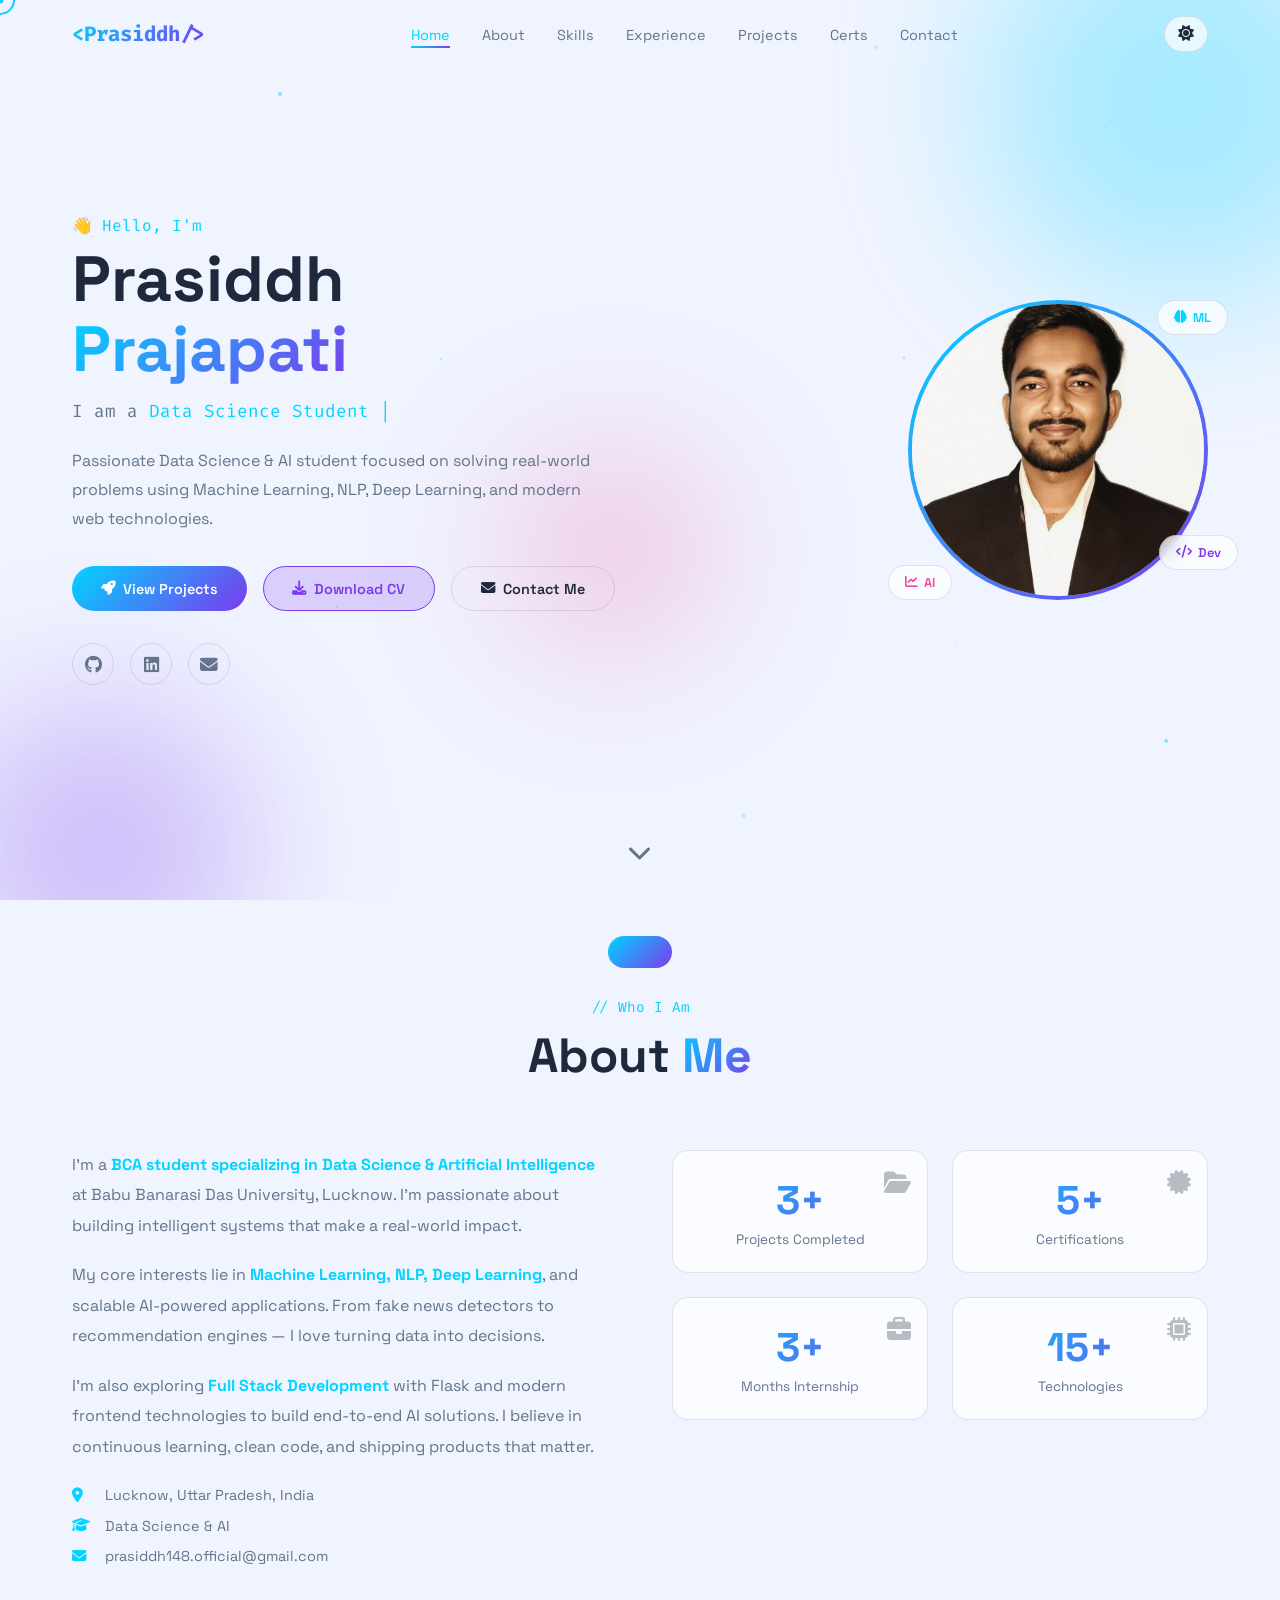
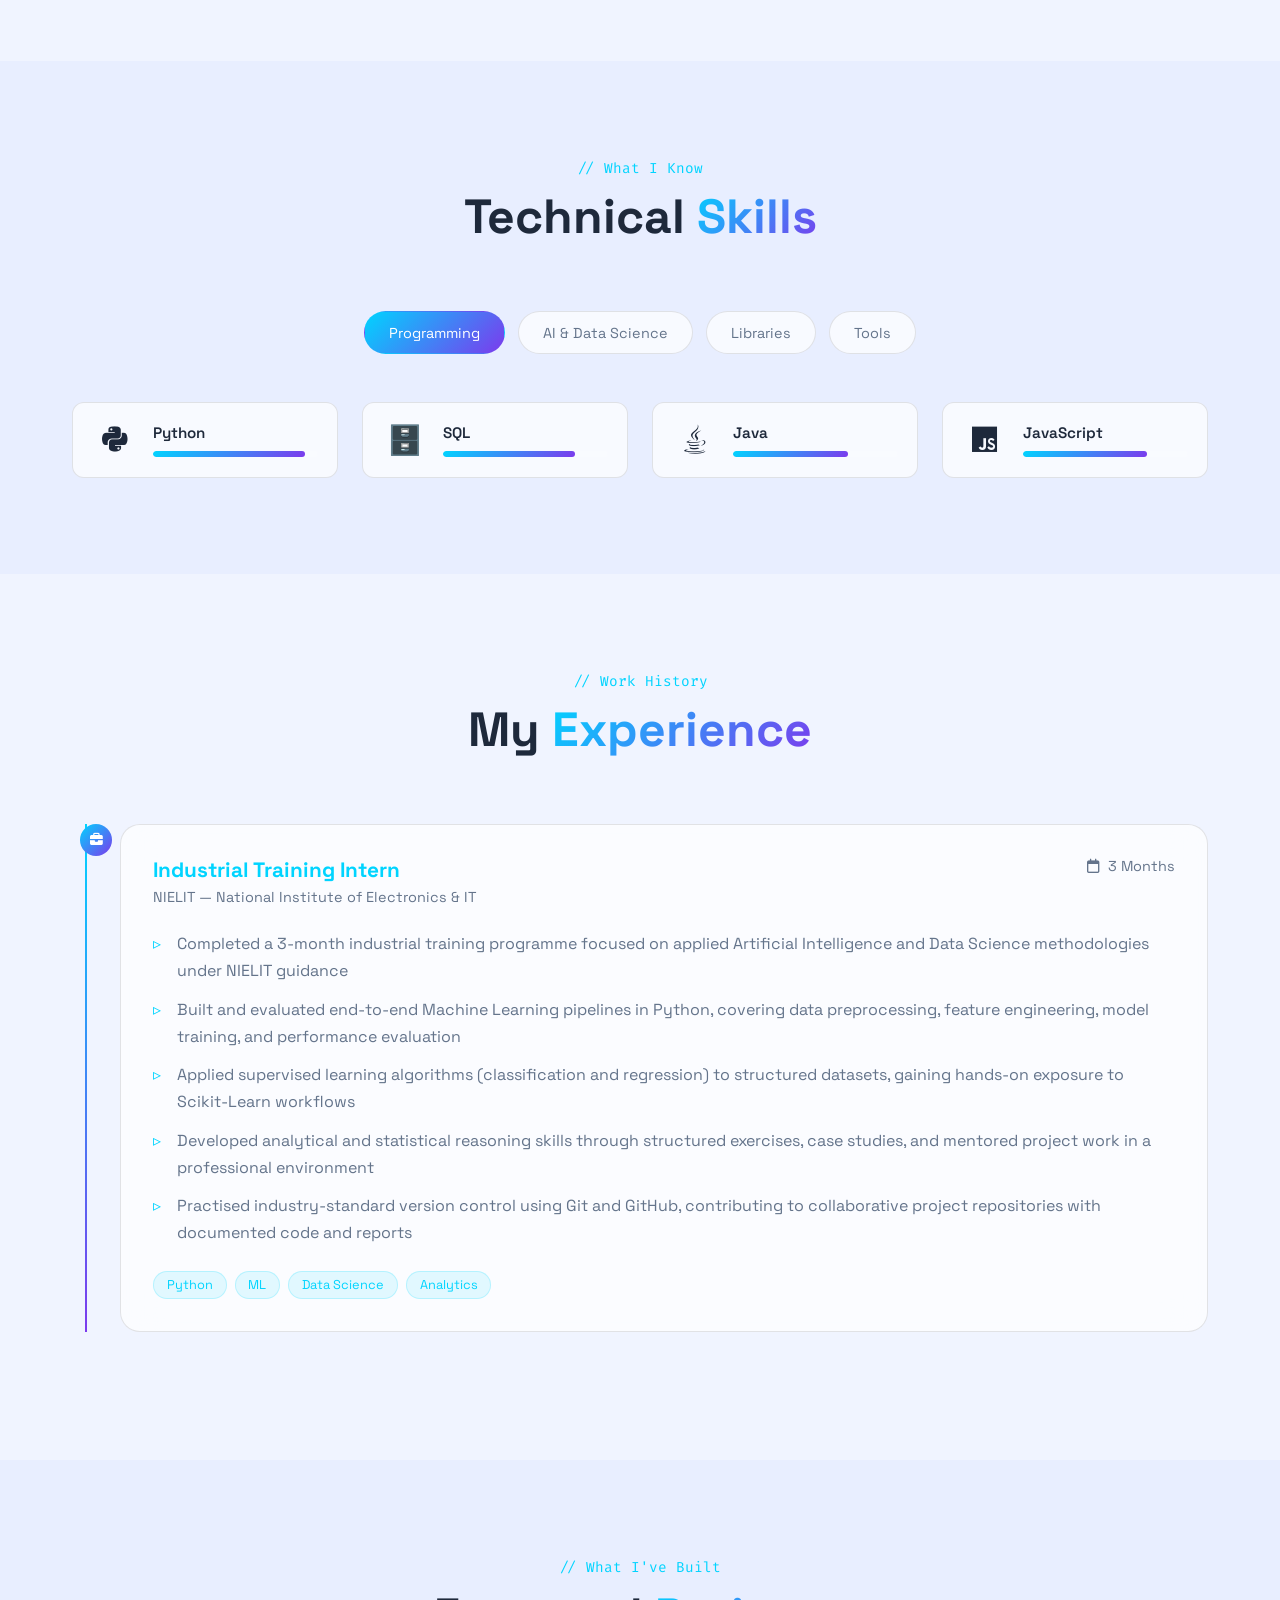
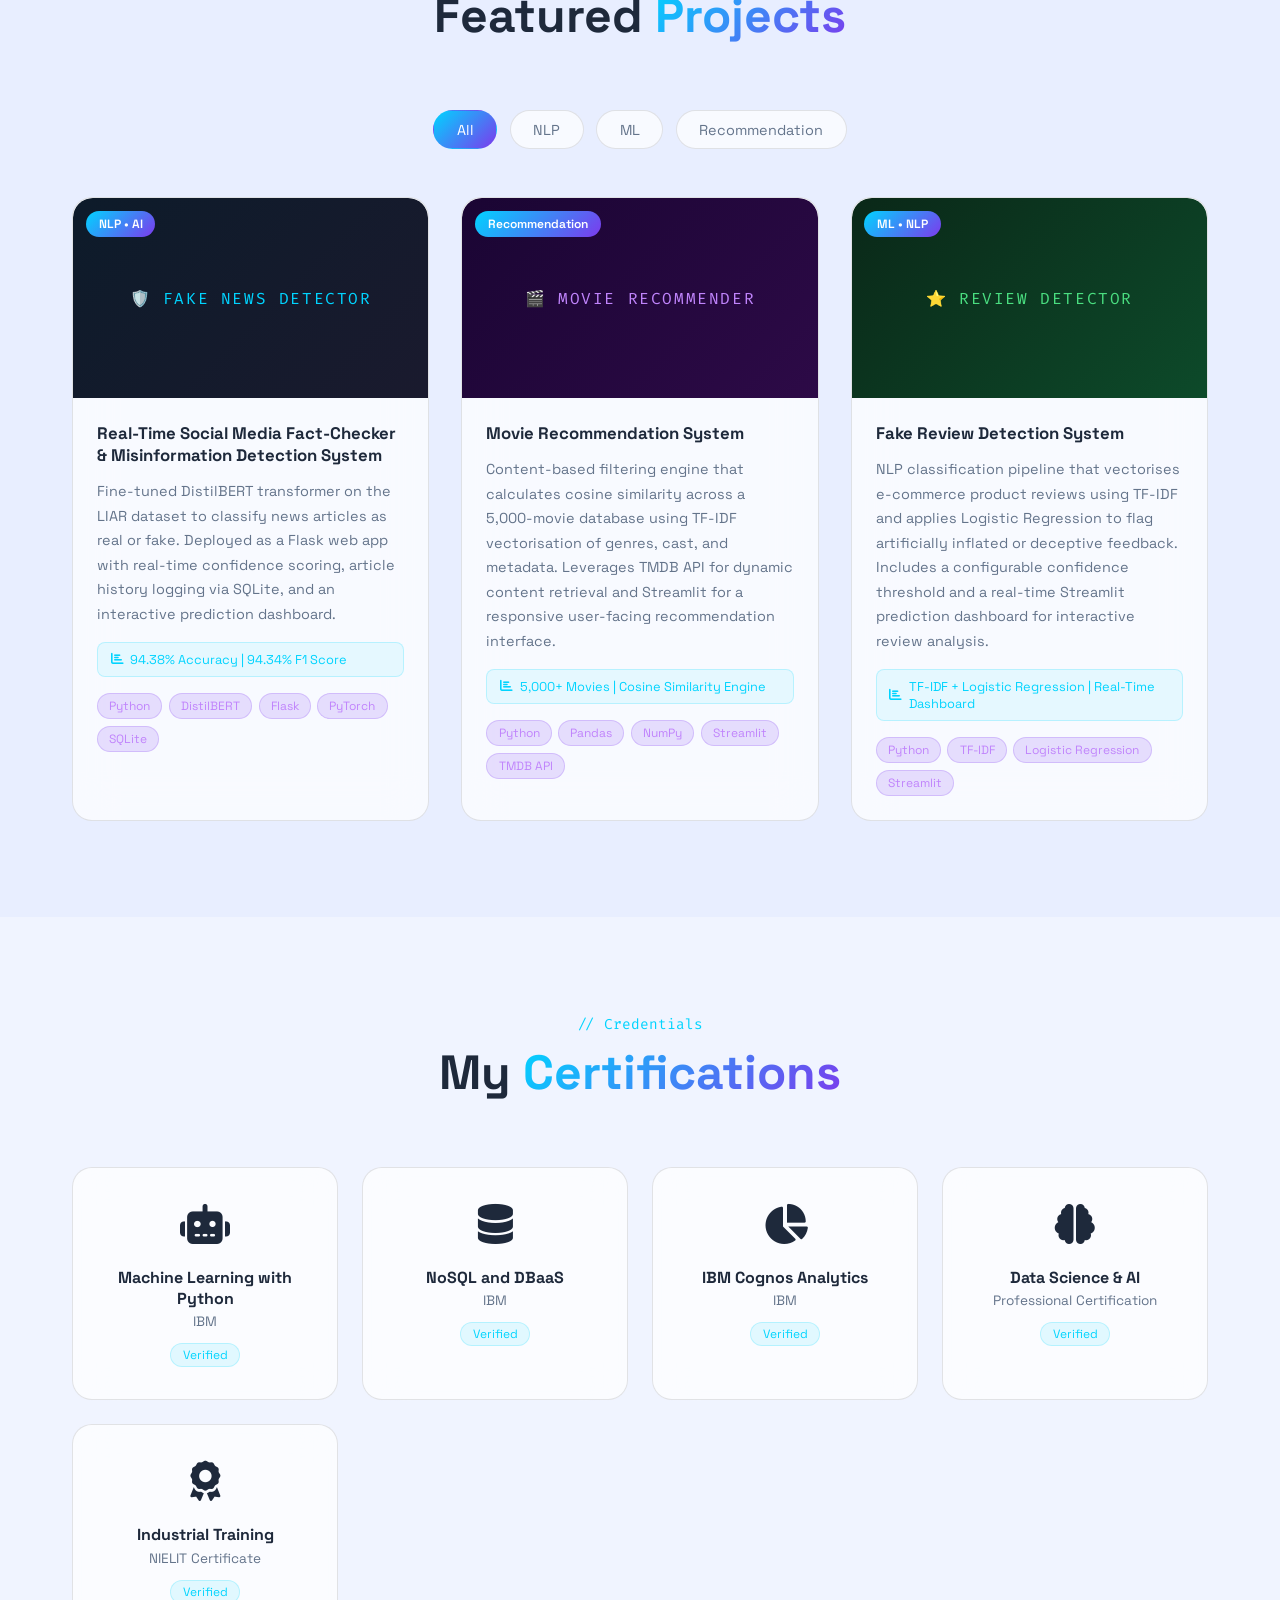
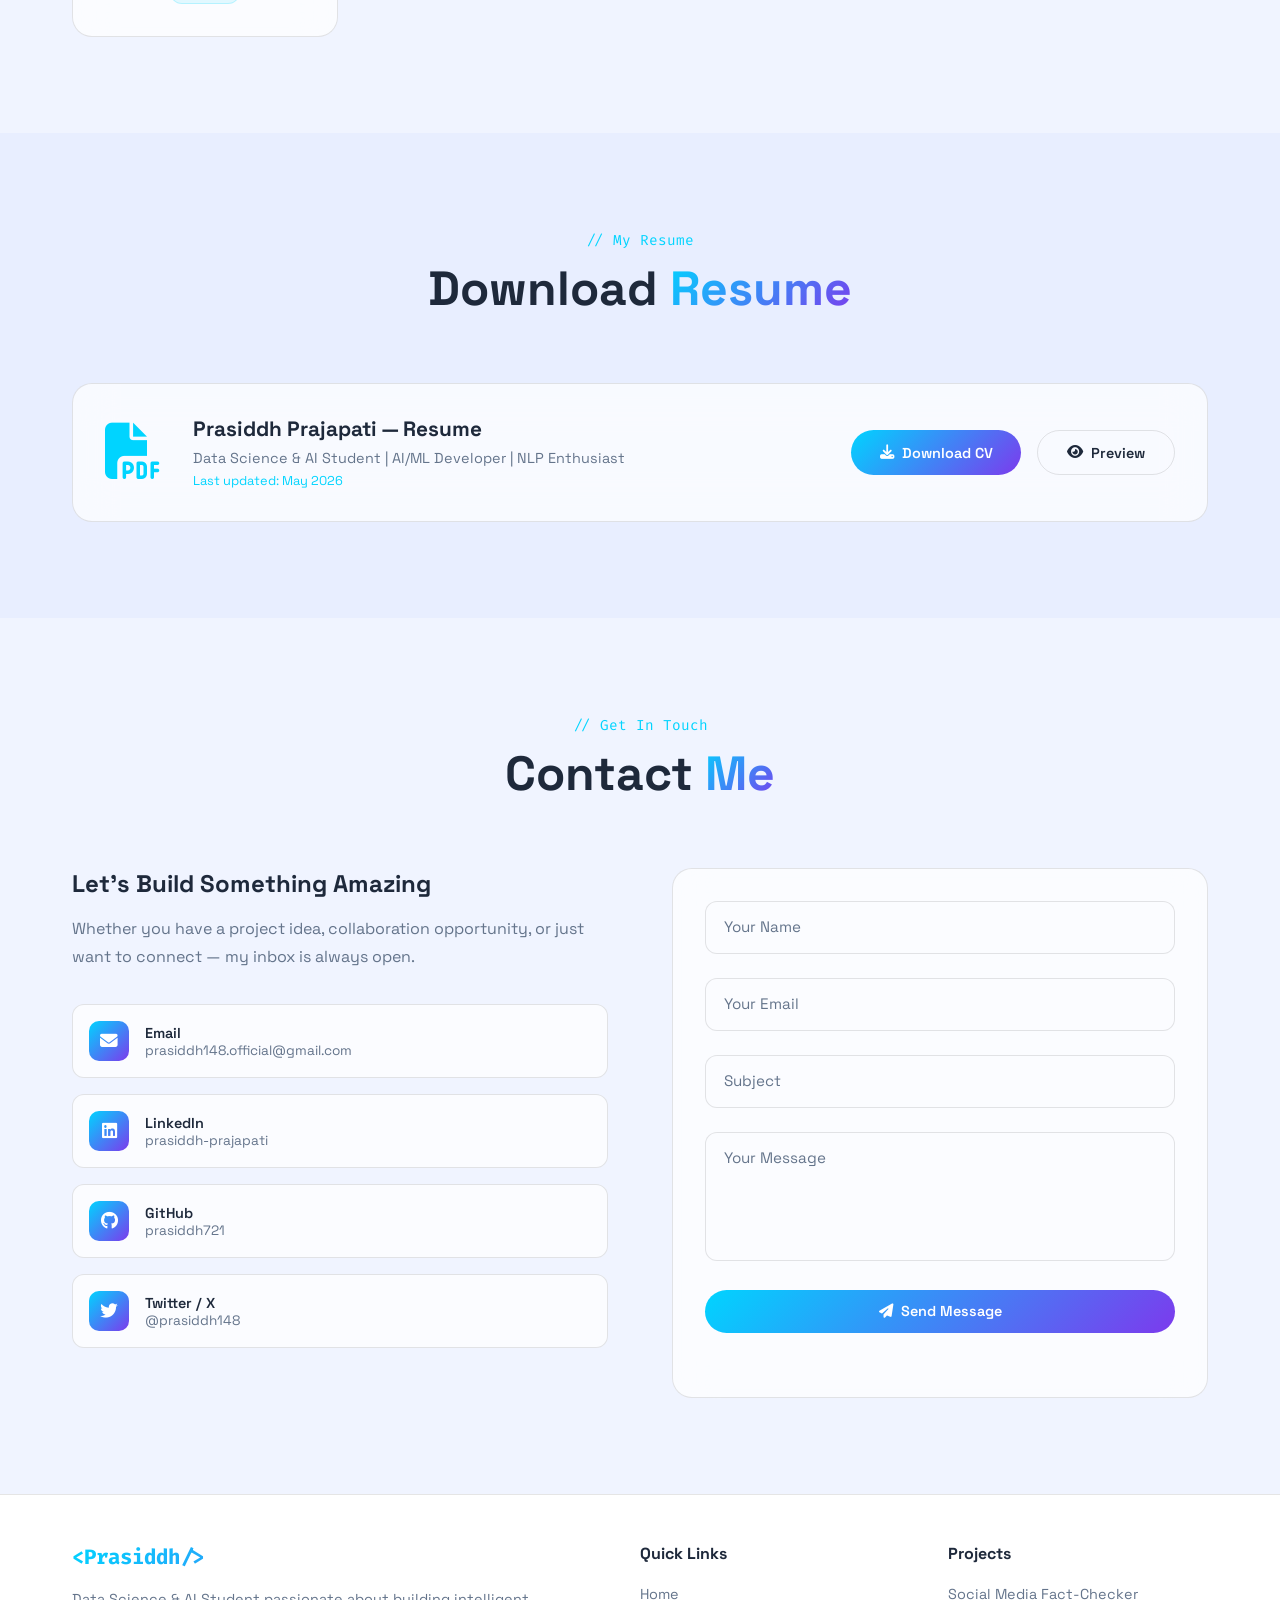
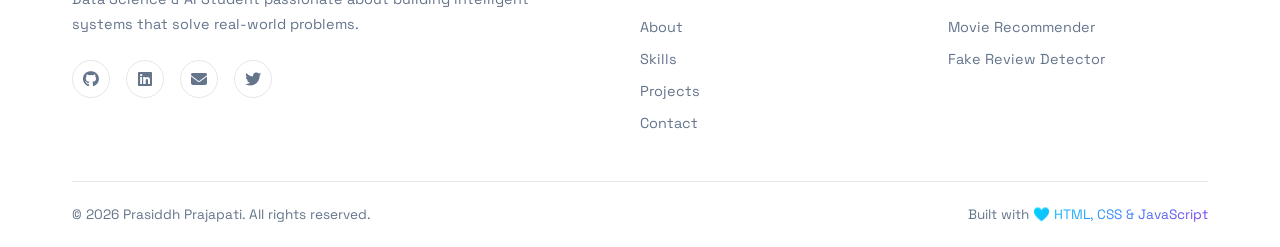
<file: index.html>
<!DOCTYPE html>
<html lang="en" data-theme="light">

<head>
  <meta charset="UTF-8" />
  <meta name="viewport" content="width=device-width,initial-scale=1.0" />

  <!-- ===== PRIMARY SEO ===== -->
  <title>Prasiddh Prajapati | Data Science &amp; AI Portfolio</title>
  <meta name="description"
    content="Portfolio of Prasiddh Prajapati (prasiddh721, prasiddh148) — BCA Data Science &amp; AI student at BBD University (BBDU) Lucknow. NIELIT-certified intern. Specialises in Machine Learning, NLP, Deep Learning, Python and Full Stack AI development. View projects, skills and contact." />
  <meta name="keywords"
    content="Prasiddh Prajapati, Prasiddh, prasiddh721, prasiddh148, prasiddh prajapati portfolio, prasiddh data science, prasiddh AI developer, prasiddh lucknow, Data Science, Artificial Intelligence, Machine Learning, AI, ML, NLP, Natural Language Processing, Deep Learning, Python Developer, Data Scientist, AI Engineer, AI ML Developer, Full Stack AI, Flask, Streamlit, PyTorch, Scikit-Learn, Pandas, NumPy, BBD University, BBDU, Babu Banarasi Das University, Lucknow, Uttar Pradesh, India, NIELIT, NIELIT Internship, Industrial Training, BCA Student, Data Science Student, AI Student, Fake News Detection, Misinformation Detection, DistilBERT, Movie Recommendation System, Fake Review Detection, Portfolio, GitHub prasiddh721, AI Portfolio India" />
  <meta name="author" content="Prasiddh Prajapati" />
  <meta name="robots" content="index, follow" />
  <meta name="google-site-verification" content="FyhFstlhB27UZLKMOHVcj061-wNt2CqzrPyg0VFGSn8" />
  <link rel="canonical" href="https://prasiddh721.github.io/" />

  <!-- ===== OPEN GRAPH (WhatsApp / LinkedIn / Facebook preview) ===== -->
  <meta property="og:type" content="website" />
  <meta property="og:title" content="Prasiddh Prajapati | Data Science &amp; AI Portfolio" />
  <meta property="og:description"
    content="BCA student specialising in Data Science &amp; AI — building intelligent systems with ML, NLP and Deep Learning." />
  <meta property="og:url" content="https://prasiddh721.github.io/" />
  <meta property="og:site_name" content="Prasiddh Prajapati Portfolio" />
  <meta property="og:image" content="https://prasiddh721.github.io/photo.jpg" />

  <!-- ===== TWITTER CARD ===== -->
  <meta name="twitter:card" content="summary_large_image" />
  <meta name="twitter:site" content="@prasiddh148" />
  <meta name="twitter:creator" content="@prasiddh148" />
  <meta name="twitter:title" content="Prasiddh Prajapati | Data Science &amp; AI Portfolio" />
  <meta name="twitter:description"
    content="BCA student specialising in Data Science &amp; AI — building intelligent systems with ML, NLP and Deep Learning." />
  <meta name="twitter:image" content="https://prasiddh721.github.io/photo.jpg" />
  <!-- ===== FAVICON (browser tab icon) ===== -->
  <link rel="icon" type="image/svg+xml" href="data:image/svg+xml,<svg xmlns='http://www.w3.org/2000/svg' viewBox='0 0 100 100'><defs><linearGradient id='g' x1='0%25' y1='0%25' x2='100%25' y2='100%25'><stop offset='0%25' stop-color='%2300d4ff'/><stop offset='100%25' stop-color='%237c3aed'/></linearGradient></defs><rect width='100' height='100' rx='20' fill='url(%23g)'/><text x='50' y='68' font-family='Arial,sans-serif' font-size='42' font-weight='900' fill='white' text-anchor='middle'>PP</text></svg>" />
  <meta name="theme-color" content="#7c3aed" />
  <meta name="msapplication-TileColor" content="#7c3aed" />

  <!-- ===== JSON-LD STRUCTURED DATA (Google Rich Results) ===== -->
  <script type="application/ld+json">
  {
    "@context": "https://schema.org",
    "@type": "Person",
    "name": "Prasiddh Prajapati",
    "alternateName": ["prasiddh721", "prasiddh148", "Prasiddh"],
    "url": "https://prasiddh721.github.io",
    "image": "https://prasiddh721.github.io/photo.jpg",
    "email": "prasiddh148.official@gmail.com",
    "jobTitle": "Data Science & AI Student",
    "description": "BCA student specialising in Data Science and Artificial Intelligence at Babu Banarasi Das University (BBDU), Lucknow. NIELIT-certified industrial training intern with expertise in Machine Learning, NLP, Deep Learning, Python, Flask and Streamlit.",
    "alumniOf": {
      "@type": "CollegeOrUniversity",
      "name": "Babu Banarasi Das University",
      "alternateName": ["BBDU", "BBD University"],
      "address": {
        "@type": "PostalAddress",
        "addressLocality": "Lucknow",
        "addressRegion": "Uttar Pradesh",
        "addressCountry": "IN"
      }
    },
    "hasCredential": [
      { "@type": "EducationalOccupationalCredential", "name": "Machine Learning with Python", "credentialCategory": "Certificate", "recognizedBy": { "@type": "Organization", "name": "IBM" } },
      { "@type": "EducationalOccupationalCredential", "name": "NoSQL and DBaaS", "credentialCategory": "Certificate", "recognizedBy": { "@type": "Organization", "name": "IBM" } },
      { "@type": "EducationalOccupationalCredential", "name": "IBM Cognos Analytics", "credentialCategory": "Certificate", "recognizedBy": { "@type": "Organization", "name": "IBM" } },
      { "@type": "EducationalOccupationalCredential", "name": "Industrial Training", "credentialCategory": "Certificate", "recognizedBy": { "@type": "Organization", "name": "NIELIT" } }
    ],
    "knowsAbout": ["Machine Learning", "Natural Language Processing", "Deep Learning", "Python", "Data Science", "Artificial Intelligence", "Flask", "Streamlit", "PyTorch", "Scikit-Learn", "Pandas", "NumPy", "SQL", "Power BI", "IBM Cognos"],
    "sameAs": [
      "https://github.com/prasiddh721",
      "https://www.linkedin.com/in/prasiddh-prajapati-bb4133302",
      "https://x.com/prasiddh148"
    ]
  }
  </script>

  <link rel="preconnect" href="https://fonts.googleapis.com" />
  <link
    href="https://fonts.googleapis.com/css2?family=Space+Grotesk:wght@300;400;500;600;700&family=Fira+Code:wght@400;500&display=swap"
    rel="stylesheet" />
  <link rel="stylesheet" href="https://cdnjs.cloudflare.com/ajax/libs/font-awesome/6.5.0/css/all.min.css" />
  <link rel="stylesheet" href="style.css" />
</head>

<body>
  <div id="cursor"></div>
  <div id="cursor-dot"></div>
  <div id="loading-screen">
    <div class="loader-content">
      <div class="loader-logo">&lt;PP/&gt;</div>
      <div class="loader-bar">
        <div class="loader-fill"></div>
      </div>
      <p class="loader-text">Initializing...</p>
    </div>
  </div>
  <div id="scroll-progress"></div>

  <!-- NAVBAR -->
  <nav id="navbar">
    <div class="nav-container">
      <a href="#home" class="nav-logo">&lt;Prasiddh/&gt;</a>
      <ul class="nav-links" id="nav-links">
        <li><a href="#home" class="nav-link active">Home</a></li>
        <li><a href="#about" class="nav-link">About</a></li>
        <li><a href="#skills" class="nav-link">Skills</a></li>
        <li><a href="#experience" class="nav-link">Experience</a></li>
        <li><a href="#projects" class="nav-link">Projects</a></li>
        <li><a href="#certifications" class="nav-link">Certs</a></li>
        <li><a href="#contact" class="nav-link">Contact</a></li>
      </ul>
      <div class="nav-right">
        <button id="theme-toggle" aria-label="Toggle theme"><i class="fas fa-moon"></i></button>
        <button class="hamburger" id="hamburger"><span></span><span></span><span></span></button>
      </div>
    </div>
  </nav>

  <!-- HERO -->
  <section id="home">
    <canvas id="particles-canvas"></canvas>
    <div class="hero-orb orb1"></div>
    <div class="hero-orb orb2"></div>
    <div class="hero-orb orb3"></div>
    <div class="hero-content">
      <div class="hero-text">
        <p class="hero-greeting">👋 Hello, I'm</p>
        <h1 class="hero-name">Prasiddh<br /><span class="gradient-text">Prajapati</span></h1>
        <div class="hero-titles">
          <span class="typing-prefix">I am a </span>
          <span id="typed-text" class="typed-highlight"></span>
          <span class="cursor-blink">|</span>
        </div>
        <p class="hero-desc">Passionate Data Science & AI student focused on solving real-world problems using Machine
          Learning, NLP, Deep Learning, and modern web technologies.</p>
        <div class="hero-buttons">
          <a href="#projects" class="btn btn-primary"><i class="fas fa-rocket"></i> View Projects</a>
          <a href="resume.pdf" download class="btn btn-secondary"><i class="fas fa-download"></i> Download CV</a>
          <a href="#contact" class="btn btn-outline"><i class="fas fa-envelope"></i> Contact Me</a>
        </div>
        <div class="hero-socials">
          <a href="https://github.com/prasiddh721" target="_blank" rel="noopener noreferrer"><i
              class="fab fa-github"></i></a>
          <a href="https://www.linkedin.com/in/prasiddh-prajapati-bb4133302" target="_blank"
            rel="noopener noreferrer"><i class="fab fa-linkedin"></i></a>
          <a href="mailto:prasiddh148.official@gmail.com"><i class="fas fa-envelope"></i></a>
        </div>
      </div>
      <div class="hero-image-wrap">
        <div class="hero-img-ring">
          <div class="hero-img-inner">
            <img src="photo.jpg" alt="Prasiddh Prajapati" class="hero-photo" />
          </div>
        </div>
        <div class="hero-badge badge1"><i class="fas fa-brain"></i> ML</div>
        <div class="hero-badge badge2"><i class="fas fa-code"></i> Dev</div>
        <div class="hero-badge badge3"><i class="fas fa-chart-line"></i> AI</div>
      </div>
    </div>
    <a href="#about" class="scroll-down"><i class="fas fa-chevron-down"></i></a>
  </section>

  <!-- ABOUT -->
  <section id="about" class="section">
    <div class="container">
      <div class="section-header reveal">
        <span class="section-tag">// Who I Am</span>
        <h2>About <span class="gradient-text">Me</span></h2>
      </div>
      <div class="about-grid">
        <div class="about-text reveal">
          <p>I'm a <strong>BCA student specializing in Data Science & Artificial Intelligence</strong> at Babu Banarasi
            Das University, Lucknow. I'm passionate about building intelligent systems that make a real-world impact.
          </p>
          <p>My core interests lie in <strong>Machine Learning, NLP, Deep Learning</strong>, and scalable AI-powered
            applications. From fake news detectors to recommendation engines — I love turning data into decisions.</p>
          <p>I'm also exploring <strong>Full Stack Development</strong> with Flask and modern frontend technologies to
            build end-to-end AI solutions. I believe in continuous learning, clean code, and shipping products that
            matter.</p>
          <div class="about-info">
            <div class="info-item"><i class="fas fa-map-marker-alt"></i><span>Lucknow, Uttar Pradesh, India</span></div>
            <div class="info-item"><i class="fas fa-graduation-cap"></i><span>Data Science & AI</span></div>
            <div class="info-item"><i class="fas fa-envelope"></i><span>prasiddh148.official@gmail.com</span></div>
          </div>
        </div>
        <div class="about-stats reveal">
          <div class="stat-card">
            <div class="stat-num" data-target="3">0</div>
            <div class="stat-label">Projects Completed</div>
            <div class="stat-icon"><i class="fas fa-folder-open"></i></div>
          </div>
          <div class="stat-card">
            <div class="stat-num" data-target="5">0</div>
            <div class="stat-label">Certifications</div>
            <div class="stat-icon"><i class="fas fa-certificate"></i></div>
          </div>
          <div class="stat-card">
            <div class="stat-num" data-target="3">0</div>
            <div class="stat-label">Months Internship</div>
            <div class="stat-icon"><i class="fas fa-briefcase"></i></div>
          </div>
          <div class="stat-card">
            <div class="stat-num" data-target="15">0</div>
            <div class="stat-label">Technologies</div>
            <div class="stat-icon"><i class="fas fa-microchip"></i></div>
          </div>
        </div>
      </div>
    </div>
  </section>

  <!-- SKILLS -->
  <section id="skills" class="section section-alt">
    <div class="container">
      <div class="section-header reveal">
        <span class="section-tag">// What I Know</span>
        <h2>Technical <span class="gradient-text">Skills</span></h2>
      </div>
      <div class="skills-tabs reveal">
        <button class="tab-btn active" data-tab="programming">Programming</button>
        <button class="tab-btn" data-tab="ai">AI & Data Science</button>
        <button class="tab-btn" data-tab="libraries">Libraries</button>
        <button class="tab-btn" data-tab="tools">Tools</button>
      </div>
      <div class="skills-content">
        <div class="tab-panel active" id="tab-programming">
          <div class="skill-cards">
            <div class="skill-card reveal">
              <div class="skill-icon"><i class="fab fa-python"></i></div>
              <div class="skill-info"><span>Python</span>
                <div class="skill-bar">
                  <div class="skill-fill" data-width="92"></div>
                </div>
              </div>
            </div>
            <div class="skill-card reveal">
              <div class="skill-icon">🗄️</div>
              <div class="skill-info"><span>SQL</span>
                <div class="skill-bar">
                  <div class="skill-fill" data-width="80"></div>
                </div>
              </div>
            </div>
            <div class="skill-card reveal">
              <div class="skill-icon"><i class="fab fa-java"></i></div>
              <div class="skill-info"><span>Java</span>
                <div class="skill-bar">
                  <div class="skill-fill" data-width="70"></div>
                </div>
              </div>
            </div>
            <div class="skill-card reveal">
              <div class="skill-icon"><i class="fab fa-js"></i></div>
              <div class="skill-info"><span>JavaScript</span>
                <div class="skill-bar">
                  <div class="skill-fill" data-width="75"></div>
                </div>
              </div>
            </div>
          </div>
        </div>
        <div class="tab-panel" id="tab-ai">
          <div class="skill-cards">
            <div class="skill-card reveal">
              <div class="skill-icon">🤖</div>
              <div class="skill-info"><span>Machine Learning</span>
                <div class="skill-bar">
                  <div class="skill-fill" data-width="88"></div>
                </div>
              </div>
            </div>
            <div class="skill-card reveal">
              <div class="skill-icon">🧠</div>
              <div class="skill-info"><span>Deep Learning</span>
                <div class="skill-bar">
                  <div class="skill-fill" data-width="80"></div>
                </div>
              </div>
            </div>
            <div class="skill-card reveal">
              <div class="skill-icon">💬</div>
              <div class="skill-info"><span>NLP</span>
                <div class="skill-bar">
                  <div class="skill-fill" data-width="85"></div>
                </div>
              </div>
            </div>
            <div class="skill-card reveal">
              <div class="skill-icon">🎯</div>
              <div class="skill-info"><span>Recommendation Systems</span>
                <div class="skill-bar">
                  <div class="skill-fill" data-width="78"></div>
                </div>
              </div>
            </div>
            <div class="skill-card reveal">
              <div class="skill-icon">📊</div>
              <div class="skill-info"><span>Data Analysis</span>
                <div class="skill-bar">
                  <div class="skill-fill" data-width="85"></div>
                </div>
              </div>
            </div>
            <div class="skill-card reveal">
              <div class="skill-icon">📈</div>
              <div class="skill-info"><span>Predictive Modeling</span>
                <div class="skill-bar">
                  <div class="skill-fill" data-width="82"></div>
                </div>
              </div>
            </div>
          </div>
        </div>
        <div class="tab-panel" id="tab-libraries">
          <div class="skill-cards">
            <div class="skill-card reveal">
              <div class="skill-icon">🐼</div>
              <div class="skill-info"><span>Pandas</span>
                <div class="skill-bar">
                  <div class="skill-fill" data-width="90"></div>
                </div>
              </div>
            </div>
            <div class="skill-card reveal">
              <div class="skill-icon">🔢</div>
              <div class="skill-info"><span>NumPy</span>
                <div class="skill-bar">
                  <div class="skill-fill" data-width="88"></div>
                </div>
              </div>
            </div>
            <div class="skill-card reveal">
              <div class="skill-icon">⚙️</div>
              <div class="skill-info"><span>Scikit-Learn</span>
                <div class="skill-bar">
                  <div class="skill-fill" data-width="86"></div>
                </div>
              </div>
            </div>
            <div class="skill-card reveal">
              <div class="skill-icon">🔥</div>
              <div class="skill-info"><span>PyTorch</span>
                <div class="skill-bar">
                  <div class="skill-fill" data-width="75"></div>
                </div>
              </div>
            </div>
            <div class="skill-card reveal">
              <div class="skill-icon">🌶️</div>
              <div class="skill-info"><span>Flask</span>
                <div class="skill-bar">
                  <div class="skill-fill" data-width="78"></div>
                </div>
              </div>
            </div>
            <div class="skill-card reveal">
              <div class="skill-icon">⚡</div>
              <div class="skill-info"><span>Streamlit</span>
                <div class="skill-bar">
                  <div class="skill-fill" data-width="82"></div>
                </div>
              </div>
            </div>
          </div>
        </div>
        <div class="tab-panel" id="tab-tools">
          <div class="skill-cards">
            <div class="skill-card reveal">
              <div class="skill-icon">📊</div>
              <div class="skill-info"><span>Power BI</span>
                <div class="skill-bar">
                  <div class="skill-fill" data-width="75"></div>
                </div>
              </div>
            </div>
            <div class="skill-card reveal">
              <div class="skill-icon">🔍</div>
              <div class="skill-info"><span>IBM Cognos</span>
                <div class="skill-bar">
                  <div class="skill-fill" data-width="72"></div>
                </div>
              </div>
            </div>
            <div class="skill-card reveal">
              <div class="skill-icon"><i class="fab fa-github"></i></div>
              <div class="skill-info"><span>Git & GitHub</span>
                <div class="skill-bar">
                  <div class="skill-fill" data-width="85"></div>
                </div>
              </div>
            </div>
            <div class="skill-card reveal">
              <div class="skill-icon">💻</div>
              <div class="skill-info"><span>VS Code</span>
                <div class="skill-bar">
                  <div class="skill-fill" data-width="92"></div>
                </div>
              </div>
            </div>
            <div class="skill-card reveal">
              <div class="skill-icon">📓</div>
              <div class="skill-info"><span>Jupyter Notebook</span>
                <div class="skill-bar">
                  <div class="skill-fill" data-width="90"></div>
                </div>
              </div>
            </div>
            <div class="skill-card reveal">
              <div class="skill-icon">☁️</div>
              <div class="skill-info"><span>Google Colab</span>
                <div class="skill-bar">
                  <div class="skill-fill" data-width="88"></div>
                </div>
              </div>
            </div>
          </div>
        </div>
      </div>
    </div>
  </section>

  <!-- EXPERIENCE -->
  <section id="experience" class="section">
    <div class="container">
      <div class="section-header reveal">
        <span class="section-tag">// Work History</span>
        <h2>My <span class="gradient-text">Experience</span></h2>
      </div>
      <div class="timeline">
        <div class="timeline-item reveal">
          <div class="timeline-dot"><i class="fas fa-briefcase"></i></div>
          <div class="timeline-card glass-card">
            <div class="timeline-header">
              <div>
                <h3>Industrial Training Intern</h3>
                <span class="company">NIELIT — National Institute of Electronics & IT</span>
              </div>
              <div class="timeline-date"><i class="far fa-calendar"></i> 3 Months</div>
            </div>
            <ul class="timeline-list">
              <li>Completed a 3-month industrial training programme focused on applied Artificial Intelligence and Data
                Science methodologies under NIELIT guidance</li>
              <li>Built and evaluated end-to-end Machine Learning pipelines in Python, covering data preprocessing,
                feature engineering, model training, and performance evaluation</li>
              <li>Applied supervised learning algorithms (classification and regression) to structured datasets, gaining
                hands-on exposure to Scikit-Learn workflows</li>
              <li>Developed analytical and statistical reasoning skills through structured exercises, case studies, and
                mentored project work in a professional environment</li>
              <li>Practised industry-standard version control using Git and GitHub, contributing to collaborative
                project repositories with documented code and reports</li>
            </ul>
            <div class="timeline-tags">
              <span class="tag">Python</span><span class="tag">ML</span><span class="tag">Data Science</span><span
                class="tag">Analytics</span>
            </div>
          </div>
        </div>
      </div>
    </div>
  </section>

  <!-- PROJECTS -->
  <section id="projects" class="section section-alt">
    <div class="container">
      <div class="section-header reveal">
        <span class="section-tag">// What I've Built</span>
        <h2>Featured <span class="gradient-text">Projects</span></h2>
      </div>
      <div class="project-filters reveal">
        <button class="filter-btn active" data-filter="all">All</button>
        <button class="filter-btn" data-filter="nlp">NLP</button>
        <button class="filter-btn" data-filter="ml">ML</button>
        <button class="filter-btn" data-filter="recommendation">Recommendation</button>
      </div>
      <div class="projects-grid">
        <div class="project-card glass-card reveal" data-category="nlp">
          <div class="project-img">
            <div class="project-img-bg p1-bg"></div>
            <div class="project-overlay">
              <a href="https://github.com/prasiddh721" target="_blank" rel="noopener noreferrer" class="btn btn-sm"><i
                  class="fab fa-github"></i> Code</a>
              <button class="btn btn-sm btn-primary" disabled title="Live demo coming soon"><i
                  class="fas fa-external-link-alt"></i> Demo</button>
            </div>
            <div class="project-badge">NLP • AI</div>
          </div>
          <div class="project-body">
            <h3>Real-Time Social Media Fact-Checker & Misinformation Detection System</h3>
            <p>Fine-tuned DistilBERT transformer on the LIAR dataset to classify news articles as real or fake. Deployed
              as a Flask web app with real-time confidence scoring, article history logging via SQLite, and an
              interactive prediction dashboard.</p>
            <div class="project-metric"><i class="fas fa-chart-bar"></i> 94.38% Accuracy | 94.34% F1 Score</div>
            <div class="project-tech">
              <span class="tech-badge">Python</span><span class="tech-badge">DistilBERT</span><span
                class="tech-badge">Flask</span><span class="tech-badge">PyTorch</span><span
                class="tech-badge">SQLite</span>
            </div>
          </div>
        </div>
        <div class="project-card glass-card reveal" data-category="recommendation">
          <div class="project-img">
            <div class="project-img-bg p2-bg"></div>
            <div class="project-overlay">
              <a href="https://github.com/prasiddh721" target="_blank" rel="noopener noreferrer" class="btn btn-sm"><i
                  class="fab fa-github"></i> Code</a>
              <button class="btn btn-sm btn-primary" disabled title="Live demo coming soon"><i
                  class="fas fa-external-link-alt"></i> Demo</button>
            </div>
            <div class="project-badge">Recommendation</div>
          </div>
          <div class="project-body">
            <h3>Movie Recommendation System</h3>
            <p>Content-based filtering engine that calculates cosine similarity across a 5,000-movie database using
              TF-IDF vectorisation of genres, cast, and metadata. Leverages TMDB API for dynamic content retrieval and
              Streamlit for a responsive user-facing recommendation interface.</p>
            <div class="project-metric"><i class="fas fa-chart-bar"></i> 5,000+ Movies | Cosine Similarity Engine</div>
            <div class="project-tech">
              <span class="tech-badge">Python</span><span class="tech-badge">Pandas</span><span
                class="tech-badge">NumPy</span><span class="tech-badge">Streamlit</span><span class="tech-badge">TMDB
                API</span>
            </div>
          </div>
        </div>
        <div class="project-card glass-card reveal" data-category="nlp ml">
          <div class="project-img">
            <div class="project-img-bg p3-bg"></div>
            <div class="project-overlay">
              <a href="https://github.com/prasiddh721" target="_blank" rel="noopener noreferrer" class="btn btn-sm"><i
                  class="fab fa-github"></i> Code</a>
              <button class="btn btn-sm btn-primary" disabled title="Live demo coming soon"><i
                  class="fas fa-external-link-alt"></i> Demo</button>
            </div>
            <div class="project-badge">ML • NLP</div>
          </div>
          <div class="project-body">
            <h3>Fake Review Detection System</h3>
            <p>NLP classification pipeline that vectorises e-commerce product reviews using TF-IDF and applies Logistic
              Regression to flag artificially inflated or deceptive feedback. Includes a configurable confidence
              threshold and a real-time Streamlit prediction dashboard for interactive review analysis.</p>
            <div class="project-metric"><i class="fas fa-chart-bar"></i> TF-IDF + Logistic Regression | Real-Time
              Dashboard</div>
            <div class="project-tech">
              <span class="tech-badge">Python</span><span class="tech-badge">TF-IDF</span><span
                class="tech-badge">Logistic Regression</span><span class="tech-badge">Streamlit</span>
            </div>
          </div>
        </div>
      </div>
    </div>
  </section>

  <!-- CERTIFICATIONS -->
  <section id="certifications" class="section">
    <div class="container">
      <div class="section-header reveal">
        <span class="section-tag">// Credentials</span>
        <h2>My <span class="gradient-text">Certifications</span></h2>
      </div>
      <div class="cert-grid">
        <div class="cert-card glass-card reveal">
          <div class="cert-icon"><i class="fas fa-robot"></i></div>
          <h3>Machine Learning with Python</h3>
          <p>IBM</p>
          <div class="cert-badge">Verified</div>
        </div>
        <div class="cert-card glass-card reveal">
          <div class="cert-icon"><i class="fas fa-database"></i></div>
          <h3>NoSQL and DBaaS</h3>
          <p>IBM</p>
          <div class="cert-badge">Verified</div>
        </div>
        <div class="cert-card glass-card reveal">
          <div class="cert-icon"><i class="fas fa-chart-pie"></i></div>
          <h3>IBM Cognos Analytics</h3>
          <p>IBM</p>
          <div class="cert-badge">Verified</div>
        </div>
        <div class="cert-card glass-card reveal">
          <div class="cert-icon"><i class="fas fa-brain"></i></div>
          <h3>Data Science & AI</h3>
          <p>Professional Certification</p>
          <div class="cert-badge">Verified</div>
        </div>
        <div class="cert-card glass-card reveal">
          <div class="cert-icon"><i class="fas fa-award"></i></div>
          <h3>Industrial Training</h3>
          <p>NIELIT Certificate</p>
          <div class="cert-badge">Verified</div>
        </div>
      </div>
    </div>
  </section>

  <!-- RESUME -->
  <section id="resume" class="section section-alt">
    <div class="container">
      <div class="section-header reveal">
        <span class="section-tag">// My Resume</span>
        <h2>Download <span class="gradient-text">Resume</span></h2>
      </div>
      <div class="resume-card glass-card reveal">
        <div class="resume-icon"><i class="fas fa-file-pdf"></i></div>
        <div class="resume-info">
          <h3>Prasiddh Prajapati — Resume</h3>
          <p>Data Science & AI Student | AI/ML Developer | NLP Enthusiast</p>
          <p class="resume-updated">Last updated: May 2026</p>
        </div>
        <div class="resume-actions">
          <a href="resume.pdf" download class="btn btn-primary"><i class="fas fa-download"></i> Download CV</a>
          <button id="preview-resume-btn" class="btn btn-outline"><i class="fas fa-eye"></i> Preview</button>
        </div>
      </div>
    </div>
  </section>

  <!-- RESUME PREVIEW OVERLAY -->
  <div id="resume-preview" aria-hidden="true">
    <div class="resume-preview-backdrop"></div>
    <div class="resume-preview-body">
      <button id="resume-preview-close" class="btn btn-sm"><i class="fas fa-times"></i></button>
      <iframe id="resume-iframe" class="resume-iframe" src="resume.pdf" title="Resume Preview"></iframe>
      <div class="resume-preview-footer">
        <a href="resume.pdf" download class="btn btn-primary"><i class="fas fa-download"></i> Download</a>
        <a href="resume.pdf" target="_blank" rel="noopener noreferrer" class="btn btn-outline"><i
            class="fas fa-external-link-alt"></i> Open in new tab</a>
      </div>
    </div>
  </div>

  <!-- CONTACT -->
  <section id="contact" class="section">
    <div class="container">
      <div class="section-header reveal">
        <span class="section-tag">// Get In Touch</span>
        <h2>Contact <span class="gradient-text">Me</span></h2>
      </div>
      <div class="contact-grid">
        <div class="contact-info reveal">
          <h3>Let's Build Something Amazing</h3>
          <p>Whether you have a project idea, collaboration opportunity, or just want to connect — my inbox is always
            open.</p>
          <div class="contact-links">
            <a href="mailto:prasiddh148.official@gmail.com" class="contact-link">
              <div class="cl-icon"><i class="fas fa-envelope"></i></div>
              <div><span>Email</span>
                <p>prasiddh148.official@gmail.com</p>
              </div>
            </a>
            <a href="https://www.linkedin.com/in/prasiddh-prajapati-bb4133302" target="_blank" rel="noopener noreferrer"
              class="contact-link">
              <div class="cl-icon"><i class="fab fa-linkedin"></i></div>
              <div><span>LinkedIn</span>
                <p>prasiddh-prajapati</p>
              </div>
            </a>
            <a href="https://github.com/prasiddh721" target="_blank" rel="noopener noreferrer" class="contact-link">
              <div class="cl-icon"><i class="fab fa-github"></i></div>
              <div><span>GitHub</span>
                <p>prasiddh721</p>
              </div>
            </a>
            <a href="https://x.com/prasiddh148" target="_blank" rel="noopener noreferrer" class="contact-link">
              <div class="cl-icon"><i class="fab fa-twitter"></i></div>
              <div><span>Twitter / X</span>
                <p>@prasiddh148</p>
              </div>
            </a>
          </div>
        </div>
        <!-- Add your Formspree endpoint in data-formspree or leave as placeholder to use email fallback -->
        <form class="contact-form glass-card reveal" id="contact-form" data-formspree="https://formspree.io/f/maqkzqez">
          <div class="form-group">
            <input type="text" id="name" placeholder="Your Name" required /><label for="name">Your Name</label>
          </div>
          <div class="form-group">
            <input type="email" id="email" placeholder="Your Email" required /><label for="email">Your Email</label>
          </div>
          <div class="form-group">
            <input type="text" id="subject" placeholder="Subject" required /><label for="subject">Subject</label>
          </div>
          <div class="form-group">
            <textarea id="message" rows="5" placeholder="Your Message" required></textarea><label for="message">Your
              Message</label>
          </div>
          <button type="submit" class="btn btn-primary btn-full"><i class="fas fa-paper-plane"></i> Send
            Message</button>
          <div id="form-msg"></div>
        </form>
      </div>
    </div>
  </section>

  <!-- FOOTER -->
  <footer id="footer">
    <div class="container">
      <div class="footer-grid">
        <div class="footer-brand">
          <div class="nav-logo">&lt;Prasiddh/&gt;</div>
          <p>Data Science & AI Student passionate about building intelligent systems that solve real-world problems.</p>
          <div class="footer-socials">
            <a href="https://github.com/prasiddh721" target="_blank" rel="noopener noreferrer"><i
                class="fab fa-github"></i></a>
            <a href="https://www.linkedin.com/in/prasiddh-prajapati-bb4133302" target="_blank"
              rel="noopener noreferrer"><i class="fab fa-linkedin"></i></a>
            <a href="mailto:prasiddh148.official@gmail.com"><i class="fas fa-envelope"></i></a>
            <a href="https://x.com/prasiddh148" target="_blank" rel="noopener noreferrer"><i
                class="fab fa-twitter"></i></a>
          </div>
        </div>
        <div class="footer-links">
          <h4>Quick Links</h4>
          <ul>
            <li><a href="#home">Home</a></li>
            <li><a href="#about">About</a></li>
            <li><a href="#skills">Skills</a></li>
            <li><a href="#projects">Projects</a></li>
            <li><a href="#contact">Contact</a></li>
          </ul>
        </div>
        <div class="footer-links">
          <h4>Projects</h4>
          <ul>
            <li><a href="#projects">Social Media Fact-Checker</a></li>
            <li><a href="#projects">Movie Recommender</a></li>
            <li><a href="#projects">Fake Review Detector</a></li>
          </ul>
        </div>
      </div>
      <div class="footer-bottom">
        <p>© 2026 Prasiddh Prajapati. All rights reserved.</p>
        <p>Built with <span class="gradient-text">❤️ HTML, CSS & JavaScript</span></p>
      </div>
    </div>
  </footer>

  <button id="back-to-top" aria-label="Back to top"><i class="fas fa-arrow-up"></i></button>
  <div id="toast"></div>

  <script src="script.js"></script>
</body>

</html>
</file>
<file: style.css>
@keyframes fadeIn{from{opacity:0;transform:translateY(20px);}to{opacity:1;transform:none;}}
:root{--bg:#050816;--bg2:#0a0a1a;--glass:rgba(255,255,255,0.05);--glass-border:rgba(255,255,255,0.1);--cyan:#00d4ff;--purple:#7c3aed;--pink:#ec4899;--text:#e2e8f0;--text-muted:#94a3b8;--card:#0d1117;--gradient:linear-gradient(135deg,#00d4ff,#7c3aed);}
[data-theme="light"]{--bg:#f0f4ff;--bg2:#e8eeff;--glass:rgba(255,255,255,0.7);--glass-border:rgba(0,0,0,0.1);--text:#1e293b;--text-muted:#64748b;--card:#fff;}
*{margin:0;padding:0;box-sizing:border-box;}
html{scroll-behavior:smooth;}
body{font-family:'Space Grotesk',sans-serif;background:var(--bg);color:var(--text);cursor:none;overflow-x:hidden;}
body.light{cursor:auto;}
/* CURSOR */
#cursor{width:30px;height:30px;border:2px solid var(--cyan);border-radius:50%;position:fixed;pointer-events:none;transition:all .1s ease;z-index:9999;transform:translate(-50%,-50%);}
#cursor-dot{width:6px;height:6px;background:var(--cyan);border-radius:50%;position:fixed;pointer-events:none;z-index:9999;transform:translate(-50%,-50%);transition:all .05s ease;}
/* LOADING */
#loading-screen{position:fixed;inset:0;background:var(--bg);z-index:10000;display:flex;align-items:center;justify-content:center;transition:opacity .5s,visibility .5s;}
#loading-screen.hidden{opacity:0;visibility:hidden;}
.loader-logo{font-family:'Fira Code',monospace;font-size:2.5rem;background:var(--gradient);-webkit-background-clip:text;-webkit-text-fill-color:transparent;margin-bottom:2rem;animation:pulse 1s infinite;}
.loader-bar{width:200px;height:3px;background:rgba(255,255,255,0.1);border-radius:2px;overflow:hidden;margin:0 auto 1rem;}
.loader-fill{height:100%;width:0;background:var(--gradient);border-radius:2px;animation:load 2s ease forwards;}
.loader-text{color:var(--text-muted);font-size:.9rem;}
@keyframes load{to{width:100%;}}
@keyframes pulse{0%,100%{opacity:1;}50%{opacity:.5;}}
/* SCROLL PROGRESS */
#scroll-progress{position:fixed;top:0;left:0;height:3px;background:var(--gradient);z-index:9998;width:0%;transition:width .1s;}
/* NAVBAR */
#navbar{position:fixed;top:0;width:100%;z-index:999;padding:1rem 0;transition:all .3s;}
#navbar.scrolled{background:rgba(5,8,22,.85);backdrop-filter:blur(20px);border-bottom:1px solid var(--glass-border);padding:.7rem 0;}
.nav-container{max-width:1200px;margin:0 auto;padding:0 2rem;display:flex;align-items:center;justify-content:space-between;}
.nav-logo{font-family:'Fira Code',monospace;font-size:1.3rem;background:var(--gradient);-webkit-background-clip:text;-webkit-text-fill-color:transparent;text-decoration:none;font-weight:700;}
.nav-links{display:flex;gap:2rem;list-style:none;}
.nav-link{color:var(--text-muted);text-decoration:none;font-size:.9rem;transition:color .3s;position:relative;}
.nav-link::after{content:'';position:absolute;bottom:-4px;left:0;width:0;height:2px;background:var(--gradient);transition:width .3s;}
.nav-link:hover,.nav-link.active{color:var(--cyan);}
.nav-link.active::after,.nav-link:hover::after{width:100%;}
.nav-right{display:flex;align-items:center;gap:1rem;}
#theme-toggle{background:var(--glass);border:1px solid var(--glass-border);color:var(--text);padding:.5rem .8rem;border-radius:50px;cursor:pointer;transition:all .3s;font-size:1rem;}
#theme-toggle:hover{background:var(--cyan);color:#000;}
.hamburger{display:none;flex-direction:column;gap:5px;background:none;border:none;cursor:pointer;padding:.5rem;}
.hamburger span{width:25px;height:2px;background:var(--text);display:block;transition:all .3s;}
/* HERO */
#home{min-height:100vh;position:relative;display:flex;align-items:center;overflow:hidden;}
#particles-canvas{position:absolute;inset:0;z-index:0;}
.hero-orb{position:absolute;border-radius:50%;filter:blur(80px);opacity:.3;animation:float 6s ease-in-out infinite;}
.orb1{width:400px;height:400px;background:var(--cyan);top:-100px;right:-100px;animation-delay:0s;}
.orb2{width:300px;height:300px;background:var(--purple);bottom:-100px;left:-50px;animation-delay:2s;}
.orb3{width:200px;height:200px;background:var(--pink);top:50%;left:40%;animation-delay:4s;}
@keyframes float{0%,100%{transform:translateY(0);}50%{transform:translateY(-20px);}}
.hero-content{position:relative;z-index:1;max-width:1200px;margin:0 auto;padding:0 2rem;display:grid;grid-template-columns:1fr auto;align-items:center;gap:4rem;width:100%;}
.hero-greeting{color:var(--cyan);font-family:'Fira Code',monospace;font-size:1rem;margin-bottom:.5rem;}
.hero-name{font-size:clamp(2.5rem,5vw,4.5rem);font-weight:700;line-height:1.1;margin-bottom:1rem;}
.gradient-text{background:var(--gradient);-webkit-background-clip:text;-webkit-text-fill-color:transparent;}
.hero-titles{font-family:'Fira Code',monospace;font-size:1.1rem;color:var(--text-muted);margin-bottom:1.5rem;}
.typed-highlight{color:var(--cyan);}
.cursor-blink{animation:blink .7s infinite;color:var(--cyan);}
@keyframes blink{0%,100%{opacity:1;}50%{opacity:0;}}
.hero-desc{color:var(--text-muted);max-width:520px;line-height:1.8;margin-bottom:2rem;}
.hero-buttons{display:flex;flex-wrap:wrap;gap:1rem;margin-bottom:2rem;}
.btn{display:inline-flex;align-items:center;gap:.5rem;padding:.8rem 1.8rem;border-radius:50px;font-size:.9rem;font-weight:600;text-decoration:none;transition:all .3s;cursor:pointer;border:none;font-family:inherit;}
.btn-primary{background:var(--gradient);color:#fff;}
.btn-primary:hover{transform:translateY(-3px);box-shadow:0 10px 30px rgba(0,212,255,.3);}
.btn-secondary{background:rgba(124,58,237,.2);color:var(--purple);border:1px solid var(--purple);}
.btn-secondary:hover{background:var(--purple);color:#fff;transform:translateY(-3px);}
.btn-outline{background:transparent;color:var(--text);border:1px solid var(--glass-border);}
.btn-outline:hover{border-color:var(--cyan);color:var(--cyan);transform:translateY(-3px);}
.btn-sm{padding:.5rem 1rem;font-size:.8rem;}
.btn-full{width:100%;justify-content:center;}
.hero-socials{display:flex;gap:1rem;}
.hero-socials a{width:42px;height:42px;border-radius:50%;border:1px solid var(--glass-border);display:flex;align-items:center;justify-content:center;color:var(--text-muted);text-decoration:none;transition:all .3s;font-size:1.1rem;}
.hero-socials a:hover{border-color:var(--cyan);color:var(--cyan);transform:translateY(-3px);}
.hero-image-wrap{position:relative;width:300px;height:300px;flex-shrink:0;}
.hero-img-ring{width:100%;height:100%;border-radius:50%;background:var(--gradient);padding:4px;animation:spin 8s linear infinite;}
@keyframes spin{from{transform:rotate(0deg);}to{transform:rotate(360deg);}}
.hero-img-inner{width:100%;height:100%;border-radius:50%;background:var(--bg);display:flex;align-items:center;justify-content:center;animation:spin 8s linear infinite reverse;}
.hero-photo{width:100%;height:100%;object-fit:cover;border-radius:50%;display:block;}
.hero-badge{position:absolute;background:var(--glass);backdrop-filter:blur(10px);border:1px solid var(--glass-border);padding:.5rem 1rem;border-radius:50px;font-size:.8rem;font-weight:600;display:flex;align-items:center;gap:.4rem;animation:float 3s ease-in-out infinite;}
.badge1{top:0;right:-20px;color:var(--cyan);}
.badge2{bottom:30px;right:-30px;color:var(--purple);animation-delay:1s;}
.badge3{bottom:0;left:-20px;color:var(--pink);animation-delay:2s;}
.scroll-down{position:absolute;bottom:2rem;left:50%;transform:translateX(-50%);color:var(--text-muted);font-size:1.5rem;animation:bounce 2s infinite;text-decoration:none;}
@keyframes bounce{0%,100%{transform:translateX(-50%) translateY(0);}50%{transform:translateX(-50%) translateY(10px);}}
/* SECTIONS */
.section{padding:6rem 0;}
.section-alt{background:var(--bg2);}
.container{max-width:1200px;margin:0 auto;padding:0 2rem;}
.section-header{text-align:center;margin-bottom:4rem;}
.section-tag{font-family:'Fira Code',monospace;color:var(--cyan);font-size:.9rem;}
.section-header h2{font-size:clamp(2rem,4vw,3rem);margin-top:.5rem;}
/* GLASS CARD */
.glass-card{background:var(--glass);backdrop-filter:blur(20px);border:1px solid var(--glass-border);border-radius:20px;padding:2rem;transition:all .3s;}
.glass-card:hover{border-color:rgba(0,212,255,.3);transform:translateY(-5px);box-shadow:0 20px 40px rgba(0,0,0,.3);}
/* ABOUT */
.about-grid{display:grid;grid-template-columns:1fr 1fr;gap:4rem;align-items:start;}
.about-text p{color:var(--text-muted);line-height:1.9;margin-bottom:1.2rem;}
.about-text strong{color:var(--cyan);}
.about-info{display:flex;flex-direction:column;gap:.8rem;margin-top:1.5rem;}
.info-item{display:flex;align-items:center;gap:.8rem;color:var(--text-muted);font-size:.9rem;}
.info-item i{color:var(--cyan);width:20px;}
.about-stats{display:grid;grid-template-columns:1fr 1fr;gap:1.5rem;}
.stat-card{background:var(--glass);border:1px solid var(--glass-border);border-radius:16px;padding:1.5rem;text-align:center;position:relative;overflow:hidden;transition:all .3s;}
.stat-card::before{content:'';position:absolute;inset:0;background:var(--gradient);opacity:0;transition:opacity .3s;}
.stat-card:hover::before{opacity:.05;}
.stat-card:hover{border-color:var(--cyan);transform:translateY(-5px);}
.stat-num{font-size:2.5rem;font-weight:700;background:var(--gradient);-webkit-background-clip:text;-webkit-text-fill-color:transparent;}
.stat-label{color:var(--text-muted);font-size:.85rem;margin-top:.3rem;}
.stat-icon{font-size:1.5rem;position:absolute;top:1rem;right:1rem;opacity:.3;}
/* SKILLS */
.skills-tabs{display:flex;flex-wrap:wrap;gap:.8rem;justify-content:center;margin-bottom:3rem;}
.tab-btn{padding:.7rem 1.5rem;border-radius:50px;border:1px solid var(--glass-border);background:var(--glass);color:var(--text-muted);cursor:pointer;font-family:inherit;font-size:.9rem;transition:all .3s;}
.tab-btn.active,.tab-btn:hover{background:var(--gradient);color:#fff;border-color:transparent;}
.tab-panel{display:none;}
.tab-panel.active{display:block;}
.skill-cards{display:grid;grid-template-columns:repeat(auto-fill,minmax(260px,1fr));gap:1.5rem;}
.skill-card{display:flex;align-items:center;gap:1rem;background:var(--glass);border:1px solid var(--glass-border);border-radius:12px;padding:1.2rem;transition:all .3s;}
.skill-card:hover{border-color:var(--cyan);transform:translateX(5px);}
.skill-icon{font-size:1.8rem;width:45px;text-align:center;flex-shrink:0;}
.skill-info{flex:1;}
.skill-info span{font-weight:600;font-size:.95rem;display:block;margin-bottom:.6rem;}
.skill-bar{height:6px;background:rgba(255,255,255,.1);border-radius:3px;overflow:hidden;}
.skill-fill{height:100%;width:0;background:var(--gradient);border-radius:3px;transition:width 1.5s ease;}
/* EXPERIENCE */
.timeline{position:relative;padding-left:3rem;}
.timeline::before{content:'';position:absolute;left:.8rem;top:0;bottom:0;width:2px;background:var(--gradient);}
.timeline-item{position:relative;margin-bottom:2rem;}
.timeline-dot{position:absolute;left:-2.5rem;width:2rem;height:2rem;border-radius:50%;background:var(--gradient);display:flex;align-items:center;justify-content:center;font-size:.8rem;color:#fff;}
.timeline-card .timeline-header{display:flex;justify-content:space-between;align-items:flex-start;flex-wrap:wrap;gap:1rem;margin-bottom:1.5rem;}
.timeline-header h3{font-size:1.3rem;color:var(--cyan);}
.company{color:var(--text-muted);font-size:.9rem;margin-top:.3rem;display:block;}
.timeline-date{display:flex;align-items:center;gap:.5rem;color:var(--text-muted);font-size:.9rem;white-space:nowrap;}
.timeline-list{list-style:none;display:flex;flex-direction:column;gap:.7rem;margin-bottom:1.5rem;}
.timeline-list li{color:var(--text-muted);padding-left:1.5rem;position:relative;line-height:1.7;}
.timeline-list li::before{content:'▹';position:absolute;left:0;color:var(--cyan);}
.timeline-tags{display:flex;flex-wrap:wrap;gap:.5rem;}
.tag{padding:.3rem .8rem;border-radius:50px;background:rgba(0,212,255,.1);color:var(--cyan);font-size:.8rem;border:1px solid rgba(0,212,255,.2);}
/* PROJECTS */
.project-filters{display:flex;flex-wrap:wrap;gap:.8rem;justify-content:center;margin-bottom:3rem;}
.filter-btn{padding:.6rem 1.4rem;border-radius:50px;border:1px solid var(--glass-border);background:var(--glass);color:var(--text-muted);cursor:pointer;font-family:inherit;font-size:.9rem;transition:all .3s;}
.filter-btn.active,.filter-btn:hover{background:var(--gradient);color:#fff;border-color:transparent;}
.projects-grid{display:grid;grid-template-columns:repeat(auto-fill,minmax(340px,1fr));gap:2rem;}
.project-card{overflow:hidden;padding:0;}
.project-card.hidden{display:none;}
.project-img{position:relative;height:200px;overflow:hidden;border-radius:20px 20px 0 0;}
.project-img-bg{width:100%;height:100%;transition:transform .4s;}
.project-card:hover .project-img-bg{transform:scale(1.05);}
.p1-bg{background:linear-gradient(135deg,#0d1b2a,#1a1a2e);position:relative;}
.p2-bg{background:linear-gradient(135deg,#1a0533,#2d0a47);position:relative;}
.p3-bg{background:linear-gradient(135deg,#0a2818,#0d4a2a);position:relative;}
.p1-bg::after{content:'🛡️ FAKE NEWS DETECTOR';position:absolute;inset:0;display:flex;align-items:center;justify-content:center;font-size:1rem;color:var(--cyan);font-family:'Fira Code',monospace;letter-spacing:.1em;}
.p2-bg::after{content:'🎬 MOVIE RECOMMENDER';position:absolute;inset:0;display:flex;align-items:center;justify-content:center;font-size:1rem;color:#c084fc;font-family:'Fira Code',monospace;letter-spacing:.1em;}
.p3-bg::after{content:'⭐ REVIEW DETECTOR';position:absolute;inset:0;display:flex;align-items:center;justify-content:center;font-size:1rem;color:#4ade80;font-family:'Fira Code',monospace;letter-spacing:.1em;}
.project-overlay{position:absolute;inset:0;background:rgba(0,0,0,.8);display:flex;align-items:center;justify-content:center;gap:1rem;opacity:0;transition:opacity .3s;}
.project-card:hover .project-overlay{opacity:1;}
.project-badge{position:absolute;top:.8rem;left:.8rem;background:var(--gradient);color:#fff;padding:.3rem .8rem;border-radius:50px;font-size:.75rem;font-weight:600;}
.project-body{padding:1.5rem;}
.project-body h3{font-size:1.05rem;margin-bottom:.8rem;color:var(--text);}
.project-body p{color:var(--text-muted);font-size:.9rem;line-height:1.7;margin-bottom:1rem;}
.project-metric{background:rgba(0,212,255,.08);border:1px solid rgba(0,212,255,.2);padding:.5rem .8rem;border-radius:8px;font-size:.8rem;color:var(--cyan);margin-bottom:1rem;display:flex;align-items:center;gap:.4rem;}
.project-tech{display:flex;flex-wrap:wrap;gap:.4rem;}
.tech-badge{padding:.25rem .7rem;border-radius:50px;background:rgba(124,58,237,.15);color:#c084fc;font-size:.75rem;border:1px solid rgba(124,58,237,.2);}
/* CERTIFICATIONS */
.cert-grid{display:grid;grid-template-columns:repeat(auto-fill,minmax(220px,1fr));gap:1.5rem;}
.cert-card{text-align:center;position:relative;overflow:hidden;cursor:pointer;}
.cert-card:hover .cert-icon{transform:scale(1.2) rotate(10deg);}
.cert-icon{font-size:2.5rem;margin-bottom:1rem;transition:transform .3s;display:block;}
.cert-card h3{font-size:1rem;margin-bottom:.3rem;}
.cert-card p{color:var(--text-muted);font-size:.85rem;margin-bottom:.8rem;}
.cert-badge{display:inline-block;padding:.2rem .7rem;background:rgba(0,212,255,.1);color:var(--cyan);border-radius:50px;font-size:.75rem;border:1px solid rgba(0,212,255,.2);}
/* RESUME */
.resume-card{display:flex;align-items:center;gap:2rem;flex-wrap:wrap;}
.resume-icon{font-size:3.5rem;color:var(--cyan);}
.resume-info{flex:1;}
.resume-info h3{font-size:1.3rem;margin-bottom:.4rem;}
.resume-info p{color:var(--text-muted);font-size:.9rem;}
.resume-updated{font-size:.8rem !important;color:var(--cyan) !important;margin-top:.3rem;}
.resume-actions{display:flex;gap:1rem;flex-wrap:wrap;}
/* RESUME PREVIEW */
#resume-preview{position:fixed;inset:0;display:none;align-items:center;justify-content:center;z-index:10005;padding:2rem;}
#resume-preview[aria-hidden="false"]{display:flex;}
.resume-preview-backdrop{position:absolute;inset:0;background:rgba(0,0,0,.7);backdrop-filter:blur(4px);}
.resume-preview-body{position:relative;max-width:1000px;width:100%;height:80vh;background:var(--card);border-radius:12px;overflow:hidden;border:1px solid var(--glass-border);display:flex;flex-direction:column}
.resume-preview-close{position:absolute;top:1rem;right:1rem;z-index:3;background:transparent;color:var(--text);border:none;padding:.5rem;cursor:pointer}
.resume-iframe{width:100%;height:100%;border:none;flex:1;background:#fff}
.resume-preview-footer{padding:1rem;border-top:1px solid var(--glass-border);display:flex;gap:1rem;justify-content:flex-end;background:var(--glass)}
/* CONTACT */
.contact-grid{display:grid;grid-template-columns:1fr 1fr;gap:4rem;align-items:start;}
.contact-info h3{font-size:1.5rem;margin-bottom:1rem;}
.contact-info>p{color:var(--text-muted);line-height:1.8;margin-bottom:2rem;}
.contact-links{display:flex;flex-direction:column;gap:1rem;}
.contact-link{display:flex;align-items:center;gap:1rem;text-decoration:none;color:var(--text);padding:1rem;border-radius:12px;border:1px solid var(--glass-border);background:var(--glass);transition:all .3s;}
.contact-link:hover{border-color:var(--cyan);transform:translateX(5px);}
.cl-icon{width:40px;height:40px;border-radius:10px;background:var(--gradient);display:flex;align-items:center;justify-content:center;font-size:1.1rem;color:#fff;flex-shrink:0;}
.contact-link span{font-weight:600;display:block;font-size:.9rem;}
.contact-link p{color:var(--text-muted);font-size:.85rem;margin:0;}
.contact-form{display:flex;flex-direction:column;gap:1.5rem;}
.form-group{position:relative;}
.form-group input,.form-group textarea{width:100%;padding:1rem 1.2rem;background:rgba(255,255,255,.05);border:1px solid var(--glass-border);border-radius:12px;color:var(--text);font-family:inherit;font-size:.95rem;outline:none;transition:all .3s;resize:none;}
.form-group input:focus,.form-group textarea:focus{border-color:var(--cyan);box-shadow:0 0 0 3px rgba(0,212,255,.1);}
.form-group label{position:absolute;top:1rem;left:1.2rem;color:var(--text-muted);transition:all .3s;pointer-events:none;font-size:.95rem;}
.form-group input:focus~label,.form-group input:not(:placeholder-shown)~label,
.form-group textarea:focus~label,.form-group textarea:not(:placeholder-shown)~label{top:-.6rem;left:.8rem;font-size:.75rem;color:var(--cyan);background:var(--bg);padding:0 .4rem;}
.form-group input::placeholder,.form-group textarea::placeholder{opacity:0;}
#form-msg{text-align:center;font-size:.9rem;margin-top:.5rem;}
/* FOOTER */
#footer{background:var(--card);border-top:1px solid var(--glass-border);padding:3rem 0 1.5rem;}
.footer-grid{display:grid;grid-template-columns:2fr 1fr 1fr;gap:3rem;margin-bottom:3rem;}
.footer-brand p{color:var(--text-muted);font-size:.9rem;margin-top:1rem;line-height:1.7;}
.footer-socials{display:flex;gap:1rem;margin-top:1.5rem;}
.footer-socials a{width:38px;height:38px;border-radius:50%;border:1px solid var(--glass-border);display:flex;align-items:center;justify-content:center;color:var(--text-muted);text-decoration:none;transition:all .3s;}
.footer-socials a:hover{border-color:var(--cyan);color:var(--cyan);transform:translateY(-3px);}
.footer-links h4{margin-bottom:1.2rem;color:var(--text);font-size:1rem;}
.footer-links ul{list-style:none;display:flex;flex-direction:column;gap:.7rem;}
.footer-links a{color:var(--text-muted);text-decoration:none;font-size:.9rem;transition:color .3s;}
.footer-links a:hover{color:var(--cyan);}
.footer-bottom{border-top:1px solid var(--glass-border);padding-top:1.5rem;display:flex;justify-content:space-between;align-items:center;flex-wrap:wrap;gap:1rem;}
.footer-bottom p{color:var(--text-muted);font-size:.85rem;}
/* BACK TO TOP */
#back-to-top{position:fixed;bottom:2rem;right:2rem;width:45px;height:45px;border-radius:50%;background:var(--gradient);border:none;color:#fff;font-size:1.1rem;cursor:pointer;display:none;align-items:center;justify-content:center;z-index:998;transition:all .3s;}
#back-to-top.visible{display:flex;}
#back-to-top:hover{transform:translateY(-3px);box-shadow:0 10px 20px rgba(0,212,255,.3);}
/* TOAST */
#toast{position:fixed;bottom:2rem;left:50%;transform:translateX(-50%) translateY(100px);background:var(--gradient);color:#fff;padding:1rem 2rem;border-radius:50px;font-size:.9rem;z-index:9999;transition:transform .4s;pointer-events:none;}
#toast.show{transform:translateX(-50%) translateY(0);}
/* REVEAL */
.reveal{opacity:0;transform:translateY(40px);transition:opacity .7s,transform .7s;}
.reveal.visible{opacity:1;transform:translateY(0);}
/* RESPONSIVE */
@media(max-width:1024px){
	.about-grid,.contact-grid{grid-template-columns:1fr;gap:2rem;}
	.hero-content{grid-template-columns:1fr;}
	.hero-image-wrap{display:block;margin:1.5rem auto;width:220px;height:220px;}
	.hero-img-ring,.hero-img-inner{width:100%;height:100%;padding:3px}
	.footer-grid{grid-template-columns:1fr 1fr;}
}
@media(max-width:768px){.nav-links{position:fixed;top:70px;left:0;right:0;background:rgba(5,8,22,.95);backdrop-filter:blur(20px);flex-direction:column;align-items:center;gap:1.5rem;padding:2rem;transform:translateY(-150%);transition:transform .3s;border-bottom:1px solid var(--glass-border);}.nav-links.open{transform:translateY(0);}.hamburger{display:flex;}.projects-grid{grid-template-columns:1fr;}.cert-grid{grid-template-columns:repeat(2,1fr);}.about-stats{grid-template-columns:repeat(2,1fr);}.footer-grid{grid-template-columns:1fr;}.hero-buttons{flex-direction:column;align-items:flex-start;}.resume-card{flex-direction:column;text-align:center;}}
@media(max-width:768px){
	.nav-links{position:fixed;top:70px;left:0;right:0;background:rgba(5,8,22,.95);backdrop-filter:blur(20px);flex-direction:column;align-items:center;gap:1.5rem;padding:2rem;transform:translateY(-150%);transition:transform .3s;border-bottom:1px solid var(--glass-border);}
	.nav-links.open{transform:translateY(0);}
	.hamburger{display:flex;}
	.projects-grid{grid-template-columns:1fr;}
	.cert-grid{grid-template-columns:repeat(2,1fr);}
	.about-stats{grid-template-columns:repeat(2,1fr);}
	.footer-grid{grid-template-columns:1fr;}
	.hero-buttons{flex-direction:column;align-items:flex-start;}
	.resume-card{flex-direction:column;text-align:center;}
	/* Mobile hero adjustments */
	.hero-content{padding-top:2.5rem;}
	.hero-name{font-size:2rem;line-height:1.05;margin-bottom:.6rem;text-align:left;}
	.hero-greeting{font-size:.95rem;margin-bottom:.3rem;}
	.hero-desc{max-width:100%;font-size:.95rem;margin-bottom:1rem;}
	.hero-buttons a{padding:.6rem 1rem;font-size:.9rem;border-radius:12px}
	/* Restore background visuals on mobile but keep them subtle */
	.hero-orb{opacity:0.25;filter:blur(60px);}
	#particles-canvas{display:block;opacity:0.6}
	.hero-image-wrap{display:block;width:160px;height:160px;margin:1rem auto 0}
	.hero-img-ring,.hero-img-inner{width:100%;height:100%;padding:3px}
	.scroll-down{display:block}
}
@media(max-width:480px){.cert-grid{grid-template-columns:1fr;}.skill-cards{grid-template-columns:1fr;}.about-stats{grid-template-columns:1fr 1fr;}}
@media(max-width:480px){
	.hero-name{font-size:1.6rem}
	.hero-greeting{font-size:.9rem}
	.hero-desc{font-size:.92rem}
	.hero-image-wrap{width:140px;height:140px}
	.hero-buttons a{padding:.6rem .9rem;font-size:.88rem}
}
</file>
